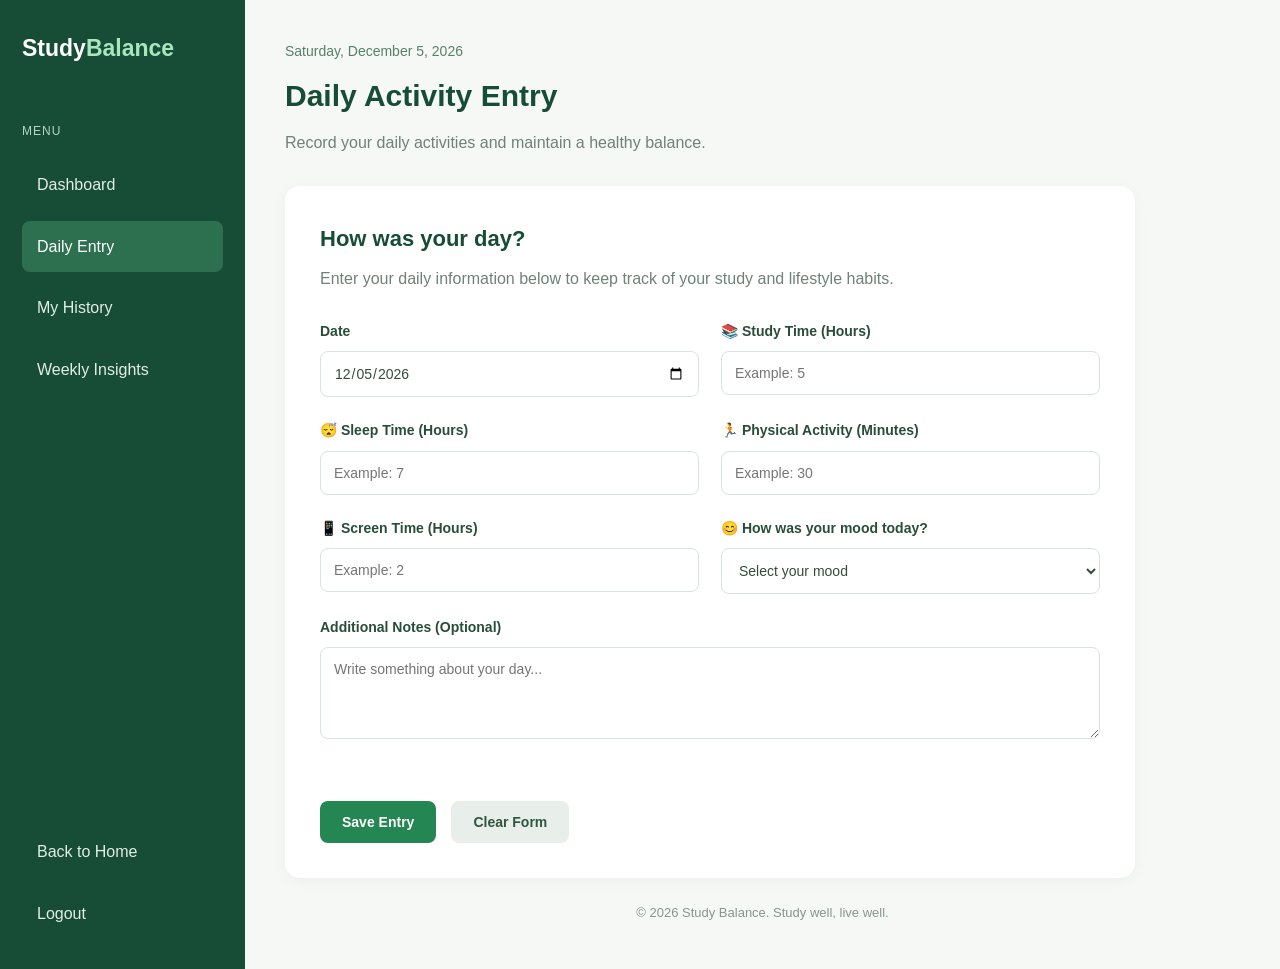
<file: src/main/resources/static/daily-entry.html>
<!DOCTYPE html>
<html lang="en">
<head>
    <meta charset="UTF-8">
    <meta name="viewport" content="width=device-width, initial-scale=1.0">
    <title>Daily Entry | Study Balance</title>
    <link rel="stylesheet" href="css/style.css">
</head>

<body class="daily-entry-page">

    <div class="dashboard-layout">

        <!-- Sidebar -->
        <aside class="dashboard-sidebar">
            <a href="index.html" class="dashboard-logo">
                Study<span>Balance</span>
            </a>

            <p class="sidebar-heading">MENU</p>

            <nav class="dashboard-nav">
                <a href="dashboard.html">Dashboard</a>
                <a href="daily-entry.html" class="active">Daily Entry</a>
                <a href="history.html">My History</a>
                <a href="weekly-insights.html">Weekly Insights</a>
            </nav>

            <div class="sidebar-bottom">
                <a href="index.html">Back to Home</a>
                <a href="#" onclick="logout(event)">Logout</a>
            </div>
        </aside>

        <!-- Main Content -->
        <main class="dashboard-main">

            <header class="entry-header">
                <p class="dashboard-date" id="entryDate"></p>
                <h1>Daily Activity Entry</h1>
                <p>Record your daily activities and maintain a healthy balance.</p>
            </header>

            <section class="entry-container">

                <div class="entry-intro">
                    <h2 id="entryFormTitle">How was your day?</h2>
                    <p>
                        Enter your daily information below to keep track
                        of your study and lifestyle habits.
                    </p>
                </div>

                <form id="dailyEntryForm" novalidate>

                    <div class="entry-field">
                        <label for="recordDate">Date</label>
                        <input type="date" id="recordDate" required>
                    </div>

                    <div class="entry-field">
                        <label for="studyHours">📚 Study Time (Hours)</label>
                        <input type="number" id="studyHours"
                            min="0" max="24" step="0.5"
                            placeholder="Example: 5" required>
                    </div>

                    <div class="entry-field">
                        <label for="sleepHours">😴 Sleep Time (Hours)</label>
                        <input type="number" id="sleepHours"
                            min="0" max="24" step="0.5"
                            placeholder="Example: 7" required>
                    </div>

                    <div class="entry-field">
                        <label for="activityMinutes">🏃 Physical Activity (Minutes)</label>
                        <input type="number" id="activityMinutes"
                            min="0" max="1440"
                            placeholder="Example: 30" required>
                    </div>

                    <div class="entry-field">
                        <label for="screenHours">📱 Screen Time (Hours)</label>
                        <input type="number" id="screenHours"
                            min="0" max="24" step="0.5"
                            placeholder="Example: 2" required>
                    </div>

                    <div class="entry-field">
                        <label for="mood">😊 How was your mood today?</label>
                        <select id="mood" required>
                            <option value="">Select your mood</option>
                            <option value="Very Happy">Very Happy</option>
                            <option value="Happy">Happy</option>
                            <option value="Normal">Normal</option>
                            <option value="Stressed">Stressed</option>
                            <option value="Sad">Sad</option>
                        </select>
                    </div>

                    <div class="entry-field">
                        <label for="notes">Additional Notes (Optional)</label>
                        <textarea id="notes"
                            rows="4"
                            placeholder="Write something about your day..."></textarea>
                    </div>

                    <div id="entryMessage" class="entry-message"
                         role="status" aria-live="polite"></div>

                    <div class="entry-buttons">
                        <button type="submit" class="entry-save-button"
                                id="saveEntryButton">
                            Save Daily Entry
                        </button>

                        <button type="reset" class="entry-reset-button">
                            Clear Form
                        </button>
                    </div>

                </form>

            </section>

            <footer class="dashboard-footer">
                <p>© 2026 Study Balance. Study well, live well.</p>
            </footer>

        </main>
    </div>

    <script src="js/daily-entry.js"></script>
    <script>
        async function logout(event) {
            event.preventDefault();

            try {
                const csrfResponse = await fetch("/api/csrf", {
                    method: "GET",
                    credentials: "same-origin"
                });

                if (!csrfResponse.ok) {
                    throw new Error("Unable to get CSRF token.");
                }

                const csrf = await csrfResponse.json();

                const response = await fetch("/api/auth/logout", {
                    method: "POST",
                    credentials: "same-origin",
                    headers: {
                        [csrf.headerName]: csrf.token
                    }
                });

                if (!response.ok) {
                    alert("Logout failed. Please try again.");
                    return;
                }

                window.location.replace("login.html");

            } catch (error) {
                alert("Logout failed. Please try again.");
            }
        }
    </script>
</body>
</html>
</file>
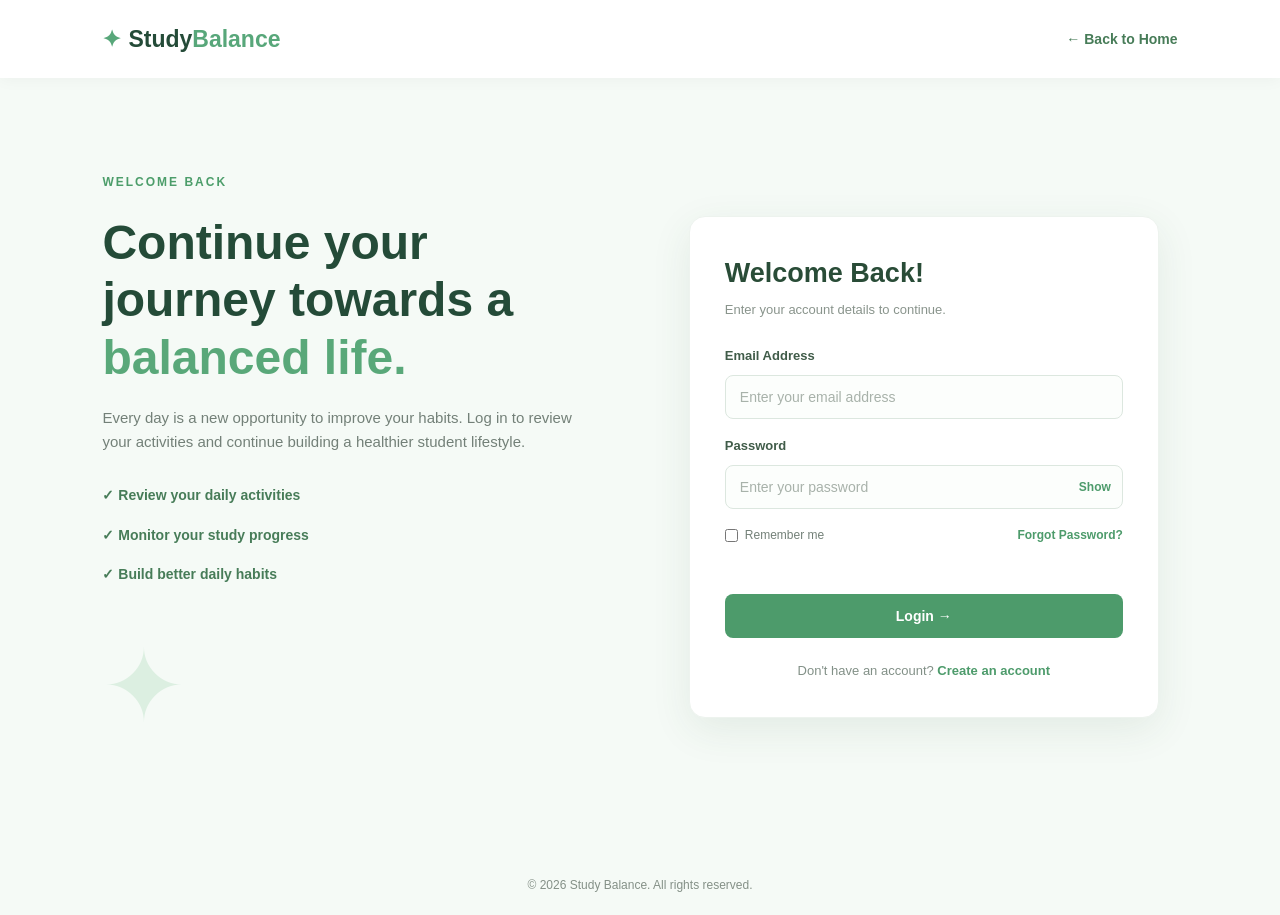
<file: src/main/resources/static/login.html>
<!DOCTYPE html>
<html lang="en">
<head>
    <meta charset="UTF-8">
    <meta name="viewport" content="width=device-width, initial-scale=1.0">

    <title>Login | Study Balance</title>

    <link rel="stylesheet" href="css/style.css">
</head>
<body class="auth-page">

    <!-- Navigation -->
    <header class="navbar">
        <a href="index.html" class="logo">
            <span class="logo-icon">✦</span>
            Study<span>Balance</span>
        </a>

        <a href="index.html" class="back-home">← Back to Home</a>
    </header>

    <main class="auth-container">

        <!-- Left Information Panel -->
        <section class="auth-intro">
            <span class="section-label">WELCOME BACK</span>

            <h1>Continue your journey towards a <span>balanced life.</span></h1>

            <p>
                Every day is a new opportunity to improve your habits.
                Log in to review your activities and continue building
                a healthier student lifestyle.
            </p>

            <div class="auth-benefits">
                <div>✓ Review your daily activities</div>
                <div>✓ Monitor your study progress</div>
                <div>✓ Build better daily habits</div>
            </div>

            <div class="auth-decoration">✦</div>
        </section>

        <!-- Login Form -->
        <section class="auth-form-section">

            <div class="auth-form-card">

                <div class="auth-heading">
                    <h2>Welcome Back!</h2>
                    <p>Enter your account details to continue.</p>
                </div>

                <form id="loginForm">

                    <div class="form-group">
                        <label for="email">Email Address</label>

                        <input
                            type="email"
                            id="email"
                            name="email"
                            placeholder="Enter your email address"
                            required
                        >
                    </div>

                    <div class="form-group">
                        <label for="password">Password</label>

                        <div class="password-wrapper">
                            <input
                                type="password"
                                id="password"
                                name="password"
                                placeholder="Enter your password"
                                required
                            >

                            <button
                                type="button"
                                id="togglePassword"
                                class="password-toggle"
                            >
                                Show
                            </button>
                        </div>
                    </div>

                    <div class="login-options">
                        <label class="remember-option">
                            <input type="checkbox" id="rememberMe">
                            <span>Remember me</span>
                        </label>

                        <a href="#" id="forgotPassword">
                            Forgot Password?
                        </a>
                    </div>

                    <div
                        class="form-message"
                        id="loginMessage"
                        role="status"
                        aria-live="polite"
                    ></div>

                    <button type="submit" class="auth-submit-btn">
                        Login →
                    </button>

                </form>

                <p class="auth-switch">
                    Don't have an account?
                    <a href="register.html">Create an account</a>
                </p>

            </div>

        </section>

    </main>

    <footer class="auth-footer">
        © 2026 Study Balance. All rights reserved.
    </footer>

    <script src="js/login.js"></script>

</body>
</html>
</file>
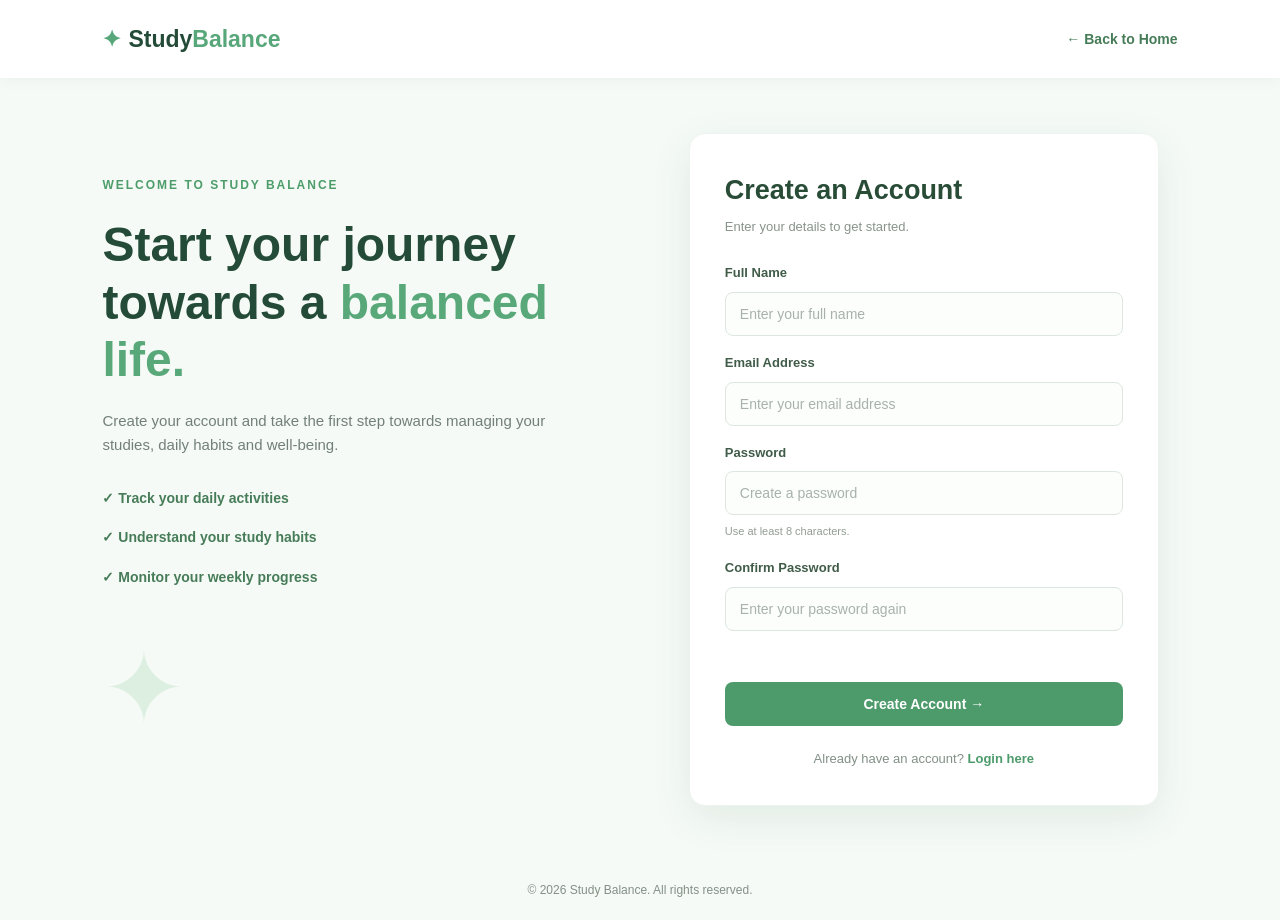
<file: src/main/resources/static/register.html>
<!DOCTYPE html>
<html lang="en">
<head>
    <meta charset="UTF-8">
    <meta name="viewport" content="width=device-width, initial-scale=1.0">

    <title>Create Account | Study Balance</title>

    <link rel="stylesheet" href="css/style.css">
</head>
<body class="auth-page">

    <header class="navbar">
        <a href="index.html" class="logo">
            <span class="logo-icon">✦</span>
            Study<span>Balance</span>
        </a>

        <a href="index.html" class="back-home">← Back to Home</a>
    </header>

    <main class="auth-container">

        <!-- Left Information Panel -->
        <section class="auth-intro">
            <span class="section-label">WELCOME TO STUDY BALANCE</span>

            <h1>Start your journey towards a <span>balanced life.</span></h1>

            <p>
                Create your account and take the first step towards
                managing your studies, daily habits and well-being.
            </p>

            <div class="auth-benefits">
                <div>✓ Track your daily activities</div>
                <div>✓ Understand your study habits</div>
                <div>✓ Monitor your weekly progress</div>
            </div>

            <div class="auth-decoration">✦</div>
        </section>

        <!-- Registration Form -->
        <section class="auth-form-section">

            <div class="auth-form-card">

                <div class="auth-heading">
                    <h2>Create an Account</h2>
                    <p>Enter your details to get started.</p>
                </div>

                <form id="registerForm">

                    <div class="form-group">
                        <label for="fullName">Full Name</label>
                        <input
                            type="text"
                            id="fullName"
                            name="fullName"
                            placeholder="Enter your full name"
                            required
                        >
                    </div>

                    <div class="form-group">
                        <label for="email">Email Address</label>
                        <input
                            type="email"
                            id="email"
                            name="email"
                            placeholder="Enter your email address"
                            required
                        >
                    </div>

                    <div class="form-group">
                        <label for="password">Password</label>
                        <input
                            type="password"
                            id="password"
                            name="password"
                            placeholder="Create a password"
                            minlength="8"
                            required
                        >
                        <small>Use at least 8 characters.</small>
                    </div>

                    <div class="form-group">
                        <label for="confirmPassword">Confirm Password</label>
                        <input
                            type="password"
                            id="confirmPassword"
                            name="confirmPassword"
                            placeholder="Enter your password again"
                            minlength="8"
                            required
                        >
                    </div>

                    <div class="form-message" id="registerMessage"
                         role="status" aria-live="polite"></div>

                    <button type="submit" class="auth-submit-btn">
                        Create Account →
                    </button>

                </form>

                <p class="auth-switch">
                    Already have an account?
                    <a href="login.html">Login here</a>
                </p>

            </div>

        </section>

    </main>

    <footer class="auth-footer">
        © 2026 Study Balance. All rights reserved.
    </footer>

    <script src="js/register.js"></script>

</body>
</html>
</file>
<file: src/main/resources/static/css/style.css>
/* General Settings */
* {
    margin: 0;
    padding: 0;
    box-sizing: border-box;
}

html {
    scroll-behavior: smooth;
}

body {
    font-family: Arial, Helvetica, sans-serif;
    background-color: #ffffff;
    color: #24352d;
    line-height: 1.6;
}

a {
    text-decoration: none;
    color: inherit;
}

button {
    font-family: inherit;
}

/* Navigation Bar */
.navbar {
    width: 100%;
    min-height: 78px;
    padding: 15px 8%;
    display: flex;
    justify-content: space-between;
    align-items: center;
    background: #ffffff;
    position: sticky;
    top: 0;
    z-index: 100;
    box-shadow: 0 2px 15px rgba(0, 0, 0, 0.04);
}

.logo {
    font-size: 23px;
    font-weight: 800;
    color: #244b38;
    display: flex;
    align-items: center;
}

.logo span:last-child {
    color: #58a77a;
}

.logo-icon {
    color: #58a77a;
    margin-right: 7px;
}

.nav-links {
    display: flex;
    gap: 35px;
}

.nav-links a {
    font-size: 14px;
    color: #526258;
    font-weight: 600;
    transition: color 0.3s;
}

.nav-links a:hover {
    color: #4b9d6c;
}

.nav-buttons {
    display: flex;
    align-items: center;
    gap: 20px;
}

.login-btn {
    color: #345a43;
    font-weight: 600;
    font-size: 14px;
}

.signup-btn,
.primary-btn {
    background: #4d9b6b;
    color: white;
    padding: 12px 23px;
    border-radius: 8px;
    font-size: 14px;
    font-weight: 700;
    transition: background 0.3s;
}

.signup-btn:hover,
.primary-btn:hover {
    background: #347b50;
}

.menu-toggle {
    display: none;
    border: none;
    background: none;
    font-size: 26px;
    color: #244b38;
    cursor: pointer;
}

/* Hero Section */
.hero {
    min-height: 610px;
    padding: 85px 8%;
    display: flex;
    align-items: center;
    justify-content: space-between;
    gap: 60px;
    background: linear-gradient(120deg, #f2faf4, #ffffff);
}

.hero-content {
    max-width: 560px;
}

.tagline,
.section-label {
    color: #4c9d6a;
    font-size: 12px;
    font-weight: 800;
    letter-spacing: 2px;
}

.hero h1 {
    font-size: clamp(42px, 5vw, 64px);
    line-height: 1.15;
    color: #244b38;
    margin: 20px 0;
    letter-spacing: -2px;
}

.hero h1 span,
.section-heading h2 span {
    color: #59a879;
}

.hero-content > p {
    max-width: 480px;
    color: #68786e;
    font-size: 16px;
    margin-bottom: 30px;
}

.hero-buttons {
    display: flex;
    align-items: center;
    gap: 15px;
    flex-wrap: wrap;
}

.primary-btn {
    padding: 14px 24px;
}

.primary-btn span {
    margin-left: 10px;
}

.secondary-btn {
    padding: 13px 23px;
    border: 1px solid #b7d6c0;
    border-radius: 8px;
    color: #3e7853;
    font-weight: 700;
    font-size: 14px;
    transition: 0.3s;
}

.secondary-btn:hover {
    background: #e7f5ea;
}

.hero-note {
    margin-top: 28px;
    color: #738078;
    font-size: 13px;
}

.check-icon {
    color: #4d9b6b;
    font-weight: bold;
    margin-right: 7px;
}

/* Dashboard Preview */
.hero-visual {
    width: 100%;
    max-width: 410px;
}

.dashboard-preview {
    background: #ffffff;
    padding: 27px;
    border-radius: 18px;
    box-shadow: 0 15px 45px rgba(42, 90, 58, 0.12);
    border: 1px solid #edf4ee;
}

.preview-header {
    display: flex;
    justify-content: space-between;
    align-items: center;
}

.preview-small {
    font-size: 10px;
    letter-spacing: 1.5px;
    color: #8b9a90;
    font-weight: bold;
}

.preview-header h3 {
    color: #284d38;
    font-size: 21px;
    margin-top: 4px;
}

.preview-icon {
    background: #e9f5ec;
    color: #4c9b69;
    border-radius: 10px;
    padding: 10px 14px;
    font-size: 20px;
}

.balance-circle {
    width: 165px;
    height: 165px;
    border-radius: 50%;
    margin: 25px auto;
    display: flex;
    justify-content: center;
    align-items: center;
    background: conic-gradient(#55a775 0% 75%, #e6f1e8 75% 100%);
    position: relative;
}

.balance-circle::before {
    content: "";
    position: absolute;
    width: 135px;
    height: 135px;
    background: white;
    border-radius: 50%;
}

.circle-content {
    position: relative;
    text-align: center;
    display: flex;
    flex-direction: column;
}

.circle-content strong {
    font-size: 30px;
    color: #326e49;
}

.circle-content span {
    color: #8a978d;
    font-size: 11px;
}

.preview-stats {
    display: grid;
    grid-template-columns: 1fr 1fr;
    gap: 16px;
}

.stat-item {
    display: flex;
    align-items: center;
    gap: 10px;
}

.stat-icon {
    width: 38px;
    height: 38px;
    display: flex;
    align-items: center;
    justify-content: center;
    border-radius: 10px;
    font-size: 17px;
}

.study { background: #eaf1ff; }
.sleep { background: #f0eaff; }
.activity { background: #e6f7ed; }
.screen { background: #fff3e4; }

.stat-item div {
    display: flex;
    flex-direction: column;
}

.stat-item strong {
    font-size: 13px;
    color: #304d3b;
}

.stat-item small {
    color: #929c94;
    font-size: 10px;
}

.preview-message {
    background: #eff8f0;
    color: #538361;
    border-radius: 8px;
    padding: 12px;
    margin-top: 23px;
    text-align: center;
    font-size: 12px;
}

/* Common Sections */
.section {
    padding: 85px 8%;
}

.section-heading {
    max-width: 650px;
    margin: 0 auto 45px;
    text-align: center;
}

.section-heading h2 {
    font-size: 35px;
    color: #294c37;
    line-height: 1.3;
    margin: 12px 0;
}

.section-heading p {
    color: #78857c;
    font-size: 15px;
}

/* About Section */
.about {
    background: #ffffff;
}

.about-cards {
    display: grid;
    grid-template-columns: repeat(3, 1fr);
    gap: 25px;
}

.about-card {
    text-align: center;
    padding: 30px 25px;
    border: 1px solid #e9f1eb;
    border-radius: 14px;
    transition: 0.3s;
}

.about-card:hover,
.feature-card:hover {
    transform: translateY(-5px);
    box-shadow: 0 12px 25px rgba(41, 88, 56, 0.09);
}

.about-icon {
    font-size: 32px;
    display: inline-block;
    margin-bottom: 13px;
}

.about-card h3 {
    font-size: 18px;
    color: #345a40;
    margin-bottom: 10px;
}

.about-card p {
    color: #7b887f;
    font-size: 13px;
}

/* Features Section */
.features {
    background: #f5faf6;
}

.feature-grid {
    display: grid;
    grid-template-columns: repeat(3, 1fr);
    gap: 22px;
}

.feature-card {
    background: white;
    border: 1px solid #eaf1eb;
    border-radius: 13px;
    padding: 27px;
    transition: 0.3s;
}

.feature-icon {
    font-size: 30px;
    display: inline-block;
    margin-bottom: 13px;
}

.feature-card h3 {
    color: #345a40;
    font-size: 17px;
    margin-bottom: 8px;
}

.feature-card p {
    color: #7c887f;
    font-size: 13px;
}

/* Call to Action */
.cta-section {
    background: #28563b;
    color: white;
    text-align: center;
    padding: 65px 8%;
}

.cta-section h2 {
    font-size: 32px;
    margin-bottom: 10px;
}

.cta-section p {
    color: #d5e7d9;
    margin-bottom: 25px;
    font-size: 14px;
}

.cta-btn {
    display: inline-block;
    padding: 13px 25px;
    border-radius: 8px;
    background: white;
    color: #326c48;
    font-weight: bold;
    font-size: 14px;
    transition: 0.3s;
}

.cta-btn:hover {
    background: #e5f2e8;
}

/* Footer */
.footer {
    text-align: center;
    padding: 35px 8%;
    background: #ffffff;
}

.footer-logo {
    justify-content: center;
    margin-bottom: 10px;
}

.footer p {
    color: #849087;
    font-size: 13px;
}

.footer .copyright {
    margin-top: 15px;
    font-size: 11px;
}

/* Responsive Design */
@media (max-width: 900px) {
    .hero {
        gap: 35px;
        padding-top: 65px;
        padding-bottom: 65px;
    }

    .hero h1 {
        font-size: 48px;
    }

    .about-cards,
    .feature-grid {
        grid-template-columns: repeat(2, 1fr);
    }
}

@media (max-width: 650px) {
    .navbar {
        padding: 15px 5%;
        flex-wrap: wrap;
    }

    .nav-links,
    .nav-buttons {
        display: none;
        width: 100%;
        flex-direction: column;
        align-items: flex-start;
        gap: 15px;
        padding-top: 15px;
    }

    .nav-links.active,
    .nav-buttons.active {
        display: flex;
    }

    .menu-toggle {
        display: block;
    }

    .hero {
        flex-direction: column;
        text-align: center;
        padding: 60px 6%;
    }

    .hero-content {
        margin: auto;
    }

    .hero-content > p {
        margin-left: auto;
        margin-right: auto;
    }

    .hero-buttons {
        justify-content: center;
    }

    .hero-note {
        margin-bottom: 20px;
    }

    .hero-visual {
        max-width: 410px;
    }

    .section {
        padding: 65px 6%;
    }

    .section-heading h2 {
        font-size: 27px;
    }

    .about-cards,
    .feature-grid {
        grid-template-columns: 1fr;
    }

    .cta-section h2 {
        font-size: 25px;
    }
}

/* ==============================
   REGISTRATION PAGE
================================ */

.auth-page {
    min-height: 100vh;
    background: #f5faf6;
}

.back-home {
    color: #477c58;
    font-size: 14px;
    font-weight: 600;
}

.auth-container {
    min-height: calc(100vh - 140px);
    padding: 55px 8%;
    display: grid;
    grid-template-columns: 1fr 1fr;
    align-items: center;
    gap: 60px;
}

.auth-intro {
    position: relative;
    padding: 35px 0;
}

.auth-intro h1 {
    color: #244b38;
    font-size: clamp(35px, 4vw, 48px);
    line-height: 1.2;
    margin: 20px 0;
}

.auth-intro h1 span {
    color: #59a879;
}

.auth-intro > p {
    max-width: 470px;
    color: #738078;
    font-size: 15px;
}

.auth-benefits {
    display: flex;
    flex-direction: column;
    gap: 17px;
    margin-top: 30px;
    color: #477c58;
    font-size: 14px;
    font-weight: 600;
}

.auth-decoration {
    color: #dcefe1;
    font-size: 100px;
    margin-top: 20px;
}

.auth-form-section {
    display: flex;
    justify-content: center;
}

.auth-form-card {
    width: 100%;
    max-width: 470px;
    background: white;
    border-radius: 16px;
    padding: 35px;
    box-shadow: 0 12px 40px rgba(42, 90, 58, 0.09);
    border: 1px solid #edf3ee;
}

.auth-heading {
    margin-bottom: 25px;
}

.auth-heading h2 {
    color: #294c37;
    font-size: 27px;
    margin-bottom: 5px;
}

.auth-heading p {
    color: #89948c;
    font-size: 13px;
}

.form-group {
    display: flex;
    flex-direction: column;
    gap: 8px;
    margin-bottom: 17px;
}

.form-group label {
    color: #405c49;
    font-size: 13px;
    font-weight: 700;
}

.form-group input {
    width: 100%;
    padding: 13px 14px;
    border: 1px solid #dce7df;
    border-radius: 8px;
    outline: none;
    color: #304b39;
    font-size: 14px;
    background: #fcfefc;
    transition: border 0.3s, box-shadow 0.3s;
}

.form-group input:focus {
    border-color: #59a879;
    box-shadow: 0 0 0 3px rgba(89, 168, 121, 0.12);
}

.form-group input::placeholder {
    color: #a8b2aa;
}

.form-group small {
    color: #929c94;
    font-size: 11px;
}

.auth-submit-btn {
    width: 100%;
    padding: 14px;
    border: none;
    border-radius: 8px;
    background: #4d9b6b;
    color: white;
    font-size: 14px;
    font-weight: 700;
    cursor: pointer;
    transition: background 0.3s;
    margin-top: 8px;
}

.auth-submit-btn:hover {
    background: #347b50;
}

.form-message {
    font-size: 13px;
    margin: 8px 0;
    min-height: 18px;
}

.form-message.success {
    color: #27834c;
}

.form-message.error {
    color: #c43d3d;
}

.auth-switch {
    text-align: center;
    color: #829087;
    font-size: 13px;
    margin-top: 23px;
}

.auth-switch a {
    color: #4d9b6b;
    font-weight: 700;
}

.auth-switch a:hover {
    text-decoration: underline;
}

.auth-footer {
    text-align: center;
    padding: 20px;
    color: #849087;
    font-size: 12px;
}

/* Registration page responsive layout */
@media (max-width: 800px) {
    .auth-container {
        grid-template-columns: 1fr;
        gap: 20px;
        padding: 35px 6%;
    }

    .auth-intro {
        text-align: center;
    }

    .auth-intro > p {
        margin: auto;
    }

    .auth-benefits {
        align-items: center;
    }

    .auth-decoration {
        display: none;
    }
}

@media (max-width: 500px) {
    .auth-form-card {
        padding: 25px 20px;
    }

    .auth-intro h1 {
        font-size: 34px;
    }

    .navbar {
        padding-left: 5%;
        padding-right: 5%;
    }
}

/* ==============================
   LOGIN PAGE
================================ */

.password-wrapper {
    display: flex;
    align-items: center;
    position: relative;
}

.password-wrapper input {
    padding-right: 65px;
}

.password-toggle {
    position: absolute;
    right: 12px;
    border: none;
    background: transparent;
    color: #4d9b6b;
    font-size: 12px;
    font-weight: 700;
    cursor: pointer;
}

.login-options {
    display: flex;
    justify-content: space-between;
    align-items: center;
    gap: 10px;
    margin: 5px 0 15px;
    font-size: 12px;
}

.remember-option {
    display: flex;
    align-items: center;
    gap: 7px;
    color: #738078;
    cursor: pointer;
}

.remember-option input {
    accent-color: #4d9b6b;
    cursor: pointer;
}

.login-options a {
    color: #4d9b6b;
    font-weight: 700;
}

.login-options a:hover {
    text-decoration: underline;
}

@media (max-width: 400px) {
    .login-options {
        flex-wrap: wrap;
    }
}


/* ==============================
   DASHBOARD PAGE
============================== */

.dashboard-page {
    background: #f5f8f5;
    min-height: 100vh;
}

.dashboard-layout {
    display: flex;
    min-height: 100vh;
}

/* Sidebar */

.dashboard-sidebar {
    width: 245px;
    background: #174d36;
    color: white;
    padding: 30px 22px;
    display: flex;
    flex-direction: column;
    flex-shrink: 0;
}

.dashboard-logo {
    font-size: 23px;
    font-weight: bold;
    color: white;
    text-decoration: none;
    margin-bottom: 55px;
}

.dashboard-logo span {
    color: #a9e6bd;
}

.sidebar-heading {
    color: #b5d4c2;
    font-size: 12px;
    letter-spacing: 1px;
    margin-bottom: 18px;
}

.dashboard-nav {
    display: flex;
    flex-direction: column;
    gap: 10px;
}

.dashboard-nav a,
.sidebar-bottom a {
    text-decoration: none;
    color: #e1eee5;
    padding: 13px 15px;
    border-radius: 8px;
    transition: 0.3s;
}

.dashboard-nav a:hover,
.dashboard-nav a.active,
.sidebar-bottom a:hover {
    background: #2c7050;
    color: white;
}

.sidebar-bottom {
    margin-top: auto;
    display: flex;
    flex-direction: column;
    gap: 10px;
}

/* Main Content */

.dashboard-main {
    flex: 1;
    padding: 40px;
    min-width: 0;
}

.dashboard-header {
    display: flex;
    justify-content: space-between;
    align-items: center;
    gap: 20px;
    margin-bottom: 40px;
}

.dashboard-date {
    color: #58806a;
    font-size: 14px;
    margin-bottom: 10px;
}

.dashboard-header h1 {
    color: #174d36;
    font-size: 32px;
    margin-bottom: 10px;
}

.dashboard-subtitle {
    color: #718078;
}

.dashboard-add-button {
    background: #238653;
    color: white;
    text-decoration: none;
    padding: 13px 20px;
    border-radius: 8px;
    font-weight: 600;
    white-space: nowrap;
}

.dashboard-add-button:hover {
    background: #174d36;
}

/* Sections */

.dashboard-section {
    margin-bottom: 38px;
}

.dashboard-section h2 {
    color: #174d36;
    font-size: 22px;
    margin-bottom: 20px;
}

/* Summary Cards */

.dashboard-cards {
    display: grid;
    grid-template-columns: repeat(4, minmax(0, 1fr));
    gap: 20px;
}

.dashboard-card {
    background: white;
    padding: 24px;
    border-radius: 14px;
    box-shadow: 0 3px 15px rgba(0, 0, 0, 0.04);
}

.dashboard-card-icon {
    font-size: 27px;
    margin-bottom: 15px;
}

.dashboard-card h3 {
    font-size: 15px;
    color: #718078;
    margin-bottom: 12px;
}

.dashboard-value {
    font-size: 25px;
    font-weight: bold;
    color: #174d36;
    margin-bottom: 8px;
}

.dashboard-card span {
    color: #89958e;
    font-size: 13px;
}

/* Balance Panel */

.balance-panel {
    background: #e4f3e8;
    padding: 30px;
    border-radius: 14px;
    display: flex;
    justify-content: space-between;
    align-items: center;
    gap: 25px;
}

.balance-panel h3 {
    color: #174d36;
    font-size: 20px;
    margin-bottom: 12px;
}

.balance-panel p {
    color: #5e7567;
    line-height: 1.7;
    max-width: 550px;
}

.balance-score {
    min-width: 120px;
    height: 120px;
    border: 8px solid #238653;
    border-radius: 50%;
    display: flex;
    flex-direction: column;
    align-items: center;
    justify-content: center;
    color: #174d36;
}

.balance-score span {
    font-size: 25px;
    font-weight: bold;
}

.balance-score small {
    font-size: 11px;
}

/* Quick Actions */

.quick-action-grid {
    display: grid;
    grid-template-columns: repeat(3, minmax(0, 1fr));
    gap: 20px;
}

.quick-action-card {
    background: white;
    padding: 25px;
    border-radius: 14px;
    text-decoration: none;
    box-shadow: 0 3px 15px rgba(0, 0, 0, 0.04);
    transition: 0.3s;
}

.quick-action-card:hover {
    transform: translateY(-4px);
}

.quick-action-card span {
    font-size: 28px;
}

.quick-action-card h3 {
    color: #174d36;
    margin: 15px 0 8px;
    font-size: 17px;
}

.quick-action-card p {
    color: #718078;
    font-size: 14px;
}

/* Footer */

.dashboard-footer {
    text-align: center;
    color: #89958e;
    font-size: 13px;
    padding: 25px 0 5px;
}

/* Responsive Design */

@media (max-width: 1000px) {
    .dashboard-cards {
        grid-template-columns: repeat(2, minmax(0, 1fr));
    }

    .quick-action-grid {
        grid-template-columns: 1fr;
    }
}

@media (max-width: 700px) {
    .dashboard-layout {
        flex-direction: column;
    }

    .dashboard-sidebar {
        width: 100%;
        padding: 20px;
    }

    .dashboard-logo {
        margin-bottom: 20px;
    }

    .dashboard-nav {
        flex-direction: row;
        flex-wrap: wrap;
    }

    .dashboard-nav a {
        padding: 10px;
        font-size: 13px;
    }

    .sidebar-heading {
        margin-bottom: 10px;
    }

    .sidebar-bottom {
        margin-top: 15px;
        flex-direction: row;
    }

    .dashboard-main {
        padding: 22px;
    }

    .dashboard-header {
        flex-direction: column;
        align-items: flex-start;
    }

    .dashboard-header h1 {
        font-size: 26px;
    }

    .dashboard-cards {
        grid-template-columns: 1fr;
    }

    .balance-panel {
        flex-direction: column;
        align-items: flex-start;
    }

    .balance-score {
        align-self: center;
    }
}


/* ==============================
   DAILY ENTRY PAGE
============================== */

.daily-entry-page {
    background: #f5f8f5;
    min-height: 100vh;
}

.entry-header {
    margin-bottom: 30px;
}

.entry-header h1 {
    color: #174d36;
    font-size: 30px;
    margin: 10px 0;
}

.entry-header > p:last-child {
    color: #718078;
}

.entry-container {
    background: white;
    max-width: 850px;
    padding: 35px;
    border-radius: 15px;
    box-shadow: 0 3px 15px rgba(0, 0, 0, 0.04);
}

.entry-intro {
    margin-bottom: 28px;
}

.entry-intro h2 {
    color: #174d36;
    font-size: 22px;
    margin-bottom: 10px;
}

.entry-intro p {
    color: #718078;
    line-height: 1.6;
}

#dailyEntryForm {
    display: grid;
    grid-template-columns: repeat(2, minmax(0, 1fr));
    gap: 22px;
}

.entry-field {
    display: flex;
    flex-direction: column;
    gap: 9px;
}

.entry-field label {
    color: #294d3b;
    font-weight: 600;
    font-size: 14px;
}

.entry-field input,
.entry-field select,
.entry-field textarea {
    width: 100%;
    padding: 13px;
    border: 1px solid #d8e3db;
    border-radius: 8px;
    font-family: inherit;
    font-size: 14px;
    color: #344b3d;
    background: #ffffff;
    outline: none;
}

.entry-field input:focus,
.entry-field select:focus,
.entry-field textarea:focus {
    border-color: #238653;
    box-shadow: 0 0 0 3px rgba(35, 134, 83, 0.1);
}

.entry-field textarea {
    resize: vertical;
}

.entry-field:nth-of-type(7) {
    grid-column: 1 / -1;
}

.entry-message {
    grid-column: 1 / -1;
    font-size: 14px;
    font-weight: 600;
    min-height: 18px;
}

.entry-message.success {
    color: #238653;
}

.entry-message.error {
    color: #d13d3d;
}

.entry-buttons {
    grid-column: 1 / -1;
    display: flex;
    gap: 15px;
    flex-wrap: wrap;
}

.entry-save-button,
.entry-reset-button {
    padding: 13px 22px;
    border: none;
    border-radius: 8px;
    cursor: pointer;
    font-size: 14px;
    font-weight: 600;
}

.entry-save-button {
    background: #238653;
    color: white;
}

.entry-save-button:hover {
    background: #174d36;
}

.entry-reset-button {
    background: #e8eee9;
    color: #315541;
}

.entry-reset-button:hover {
    background: #dce8df;
}

@media (max-width: 700px) {
    .entry-container {
        padding: 22px;
    }

    #dailyEntryForm {
        grid-template-columns: 1fr;
    }

    .entry-field:nth-of-type(7),
    .entry-message,
    .entry-buttons {
        grid-column: 1;
    }

    .entry-header h1 {
        font-size: 25px;
    }
}


/* ==============================
   MY HISTORY PAGE
============================== */

.history-page {
    background: #f5f8f5;
    min-height: 100vh;
}

.history-header {
    margin-bottom: 30px;
}

.history-header h1 {
    color: #174d36;
    font-size: 30px;
    margin: 10px 0;
}

.history-header > p:last-child {
    color: #718078;
}

/* Summary Cards */

.history-summary {
    display: grid;
    grid-template-columns: repeat(3, minmax(0, 1fr));
    gap: 20px;
    margin-bottom: 35px;
}

.history-summary-card {
    background: white;
    padding: 25px;
    border-radius: 13px;
    box-shadow: 0 3px 15px rgba(0, 0, 0, 0.04);
}

.history-summary-card span {
    color: #718078;
    font-size: 14px;
}

.history-summary-card h2 {
    color: #174d36;
    font-size: 28px;
    margin-top: 12px;
}

/* Records Section */

.history-records-section {
    background: white;
    padding: 28px;
    border-radius: 14px;
    box-shadow: 0 3px 15px rgba(0, 0, 0, 0.04);
}

.history-records-heading {
    display: flex;
    justify-content: space-between;
    align-items: center;
    gap: 15px;
    margin-bottom: 25px;
}

.history-records-heading h2 {
    color: #174d36;
    font-size: 21px;
    margin-bottom: 8px;
}

.history-records-heading p {
    color: #718078;
    font-size: 14px;
}

.history-add-button {
    background: #238653;
    color: white;
    text-decoration: none;
    padding: 12px 17px;
    border-radius: 8px;
    font-size: 14px;
    font-weight: 600;
    white-space: nowrap;
}

.history-add-button:hover {
    background: #174d36;
}

/* Table */

.history-table-wrapper {
    width: 100%;
    overflow-x: auto;
}

.history-table {
    width: 100%;
    border-collapse: collapse;
    min-width: 650px;
}

.history-table th {
    background: #edf5ef;
    color: #315541;
    text-align: left;
    padding: 15px 12px;
    font-size: 13px;
}

.history-table td {
    color: #52665a;
    padding: 16px 12px;
    border-bottom: 1px solid #edf1ed;
    font-size: 14px;
}

.history-table tbody tr:hover {
    background: #f8fbf8;
}

/* Empty History */

.empty-history {
    text-align: center;
    padding: 45px 15px;
}

.empty-history > div {
    font-size: 42px;
    margin-bottom: 12px;
}

.empty-history h3 {
    color: #174d36;
    margin-bottom: 8px;
}

.empty-history p {
    color: #718078;
    margin-bottom: 20px;
}

.empty-history a {
    display: inline-block;
    background: #238653;
    color: white;
    text-decoration: none;
    padding: 12px 18px;
    border-radius: 8px;
}

/* Responsive */

@media (max-width: 700px) {
    .history-header h1 {
        font-size: 25px;
    }

    .history-summary {
        grid-template-columns: 1fr;
    }

    .history-records-section {
        padding: 18px;
    }

    .history-records-heading {
        align-items: flex-start;
        flex-direction: column;
    }
}


/* ==============================
   WEEKLY INSIGHTS PAGE
============================== */

.weekly-insights-page {
    background: #f5f8f5;
    min-height: 100vh;
}

.insights-header {
    margin-bottom: 30px;
}

.insights-header h1 {
    color: #174d36;
    font-size: 30px;
    margin: 10px 0;
}

.insights-header > p:last-child {
    color: #718078;
}

/* Summary Cards */

.insights-summary {
    display: grid;
    grid-template-columns: repeat(4, minmax(0, 1fr));
    gap: 18px;
    margin-bottom: 30px;
}

.insight-summary-card {
    background: white;
    padding: 23px;
    border-radius: 13px;
    box-shadow: 0 3px 15px rgba(0, 0, 0, 0.04);
}

.insight-summary-card span {
    color: #718078;
    font-size: 13px;
}

.insight-summary-card h2 {
    color: #174d36;
    font-size: 25px;
    margin-top: 12px;
}

/* Chart Cards */

.insight-chart-card {
    background: white;
    padding: 28px;
    border-radius: 14px;
    margin-bottom: 25px;
    box-shadow: 0 3px 15px rgba(0, 0, 0, 0.04);
}

.insight-chart-card h2 {
    color: #174d36;
    font-size: 20px;
    margin-bottom: 8px;
}

.insight-chart-card > p {
    color: #718078;
    font-size: 14px;
    margin-bottom: 20px;
}

.chart-container {
    position: relative;
    width: 100%;
    height: 280px;
}

.insight-chart-grid {
    display: grid;
    grid-template-columns: repeat(2, minmax(0, 1fr));
    gap: 22px;
}

.insight-chart-grid .insight-chart-card {
    min-width: 0;
}

.insights-message {
    background: #e4f3e8;
    color: #174d36;
    padding: 18px;
    border-radius: 10px;
    margin-bottom: 25px;
    line-height: 1.6;
}

/* Responsive Design */

@media (max-width: 1100px) {
    .insights-summary {
        grid-template-columns: repeat(2, minmax(0, 1fr));
    }

    .insight-chart-grid {
        grid-template-columns: 1fr;
    }
}

@media (max-width: 700px) {
    .insights-header h1 {
        font-size: 25px;
    }

    .insights-summary {
        grid-template-columns: 1fr;
    }

    .insight-chart-card {
        padding: 18px;
    }

    .chart-container {
        height: 240px;
    }
}


/* My History - Edit and Delete Buttons */

.history-actions {
    white-space: nowrap;
}

.edit-btn,
.delete-btn {
    padding: 7px 12px;
    margin: 3px;
    border: none;
    border-radius: 5px;
    cursor: pointer;
    font-size: 13px;
}

.edit-btn {
    background-color: #e5f3e9;
    color: #267342;
}

.delete-btn {
    background-color: #ffe5e5;
    color: #c62828;
}

.edit-btn:hover {
    background-color: #ccebd5;
}

.delete-btn:hover {
    background-color: #ffcaca;
}

.empty-history {
    text-align: center;
    padding: 20px;
}



/* Recent Activity Table */

.recent-activity-section {
    margin-top: 30px;
}

.recent-activity-heading {
    display: flex;
    justify-content: space-between;
    align-items: center;
    gap: 20px;
    margin-bottom: 20px;
}

.recent-activity-heading a {
    color: #198754;
    text-decoration: none;
    font-weight: 600;
    white-space: nowrap;
}

.recent-activity-table-wrapper {
    width: 100%;
    overflow-x: auto;
}

.recent-activity-table {
    width: 100%;
    border-collapse: separate;
    border-spacing: 0;
    min-width: 600px;
}

.recent-activity-table th,
.recent-activity-table td {
    padding: 16px 22px;
    text-align: left;
    white-space: nowrap;
}

.recent-activity-table th {
    background-color: #f0f7f2;
    color: #245c3a;
    font-weight: 600;
}

.recent-activity-table td {
    border-bottom: 1px solid #e5e5e5;
}

.recent-activity-table th:first-child,
.recent-activity-table td:first-child {
    padding-left: 24px;
}

.recent-activity-table th:last-child,
.recent-activity-table td:last-child {
    padding-right: 24px;
}

#noRecentActivity {
    margin-top: 15px;
    color: #777;
}
</file>
